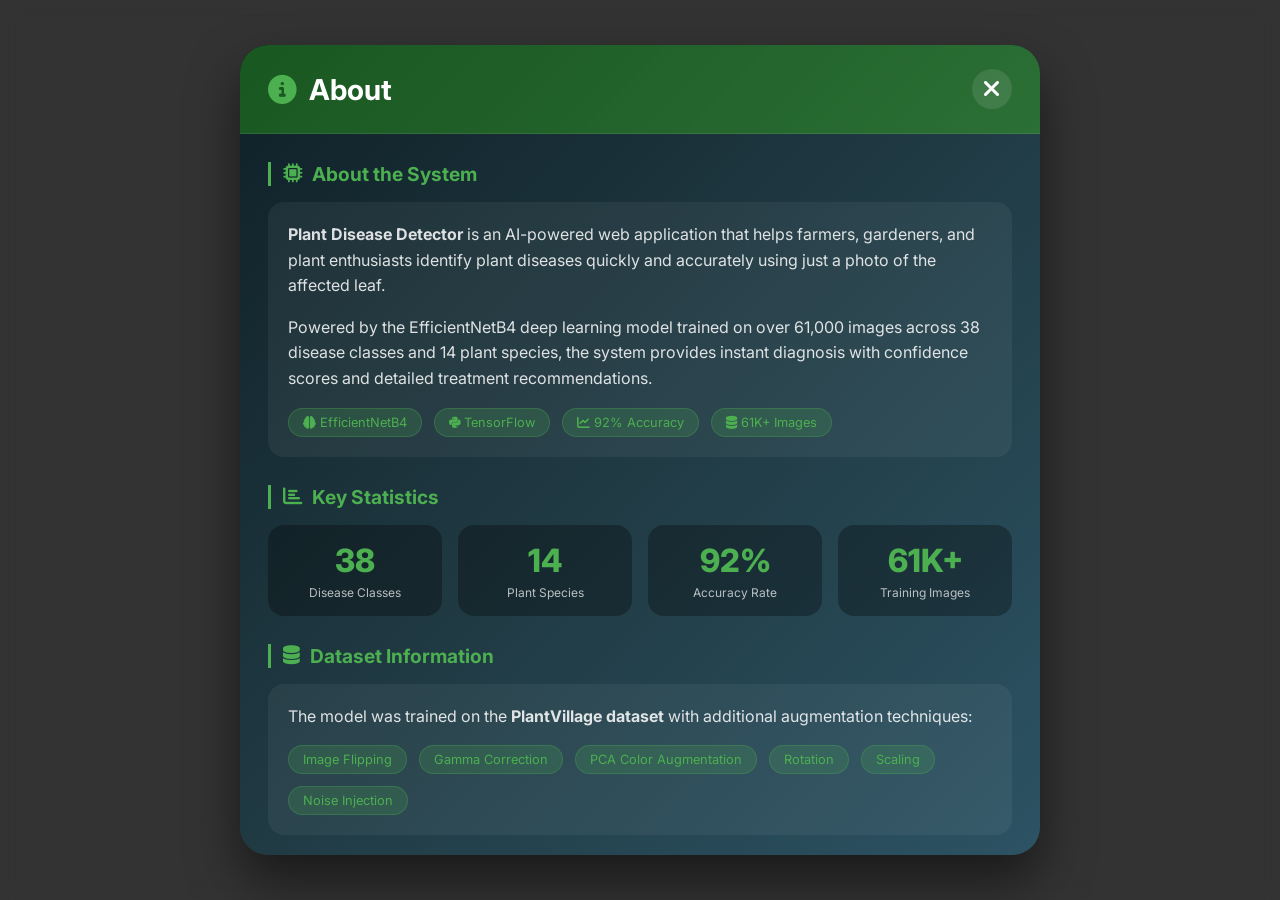
<file: dashboard/about.html>
<!DOCTYPE html>
<html lang="en">
<head>
    <meta charset="UTF-8">
    <meta name="viewport" content="width=device-width, initial-scale=1.0">
    <title>About | Plant Disease Detector</title>
    <link rel="preconnect" href="https://fonts.googleapis.com">
    <link rel="preconnect" href="https://fonts.gstatic.com" crossorigin>
    <link href="https://fonts.googleapis.com/css2?family=Inter:wght@300;400;500;600;700;800&display=swap" rel="stylesheet">
    <link rel="stylesheet" href="https://cdnjs.cloudflare.com/ajax/libs/font-awesome/6.4.0/css/all.min.css">
    <style>
        * {
            margin: 0;
            padding: 0;
            box-sizing: border-box;
        }

        body {
            font-family: 'Inter', sans-serif;
            background: rgba(0, 0, 0, 0.8);
            backdrop-filter: blur(8px);
            display: flex;
            align-items: center;
            justify-content: center;
            min-height: 100vh;
            padding: 20px;
        }

        .modal-container {
            max-width: 800px;
            width: 100%;
            max-height: 90vh;
            overflow-y: auto;
            background: linear-gradient(135deg, #0f2027, #203a43, #2c5364);
            border-radius: 28px;
            box-shadow: 0 25px 50px rgba(0,0,0,0.5);
            animation: fadeInUp 0.4s ease;
        }

        @keyframes fadeInUp {
            from {
                opacity: 0;
                transform: translateY(30px);
            }
            to {
                opacity: 1;
                transform: translateY(0);
            }
        }

        .modal-header {
            background: linear-gradient(135deg, rgba(27,94,32,0.9), rgba(46,125,50,0.8));
            padding: 24px 28px;
            border-radius: 28px 28px 0 0;
            display: flex;
            justify-content: space-between;
            align-items: center;
            border-bottom: 1px solid rgba(255,255,255,0.1);
        }

        .modal-header h2 {
            color: white;
            font-size: 1.8rem;
            font-weight: 700;
            display: flex;
            align-items: center;
            gap: 12px;
        }

        .modal-header h2 i {
            color: #4CAF50;
        }

        .close-btn {
            background: rgba(255,255,255,0.1);
            border: none;
            color: white;
            font-size: 1.5rem;
            cursor: pointer;
            width: 40px;
            height: 40px;
            border-radius: 50%;
            transition: all 0.3s ease;
            display: flex;
            align-items: center;
            justify-content: center;
        }

        .close-btn:hover {
            background: rgba(255,255,255,0.2);
            transform: rotate(90deg);
        }

        .modal-body {
            padding: 28px;
        }

        .section {
            margin-bottom: 28px;
        }

        .section-title {
            font-size: 1.2rem;
            font-weight: 700;
            color: #4CAF50;
            margin-bottom: 16px;
            display: flex;
            align-items: center;
            gap: 10px;
            border-left: 3px solid #4CAF50;
            padding-left: 12px;
        }

        .about-content {
            background: rgba(255,255,255,0.05);
            border-radius: 16px;
            padding: 20px;
            margin-bottom: 20px;
        }

        .about-content p {
            color: rgba(255,255,255,0.85);
            line-height: 1.6;
            margin-bottom: 16px;
        }

        .tech-stack {
            display: flex;
            flex-wrap: wrap;
            gap: 12px;
            margin-top: 16px;
        }

        .tech-badge {
            background: rgba(76,175,80,0.2);
            border: 1px solid rgba(76,175,80,0.3);
            padding: 6px 14px;
            border-radius: 50px;
            font-size: 0.8rem;
            color: #4CAF50;
        }

        .stats-grid {
            display: grid;
            grid-template-columns: repeat(4, 1fr);
            gap: 16px;
            margin-top: 16px;
        }

        .stat-box {
            background: rgba(0,0,0,0.3);
            border-radius: 16px;
            padding: 16px;
            text-align: center;
            transition: all 0.3s ease;
        }

        .stat-box:hover {
            transform: translateY(-3px);
            background: rgba(0,0,0,0.4);
        }

        .stat-number {
            font-size: 2rem;
            font-weight: 800;
            color: #4CAF50;
        }

        .stat-label {
            font-size: 0.75rem;
            color: rgba(255,255,255,0.7);
            margin-top: 5px;
        }

        .credits-list {
            display: flex;
            flex-direction: column;
            gap: 12px;
        }

        .credit-item {
            display: flex;
            align-items: center;
            gap: 12px;
            padding: 12px;
            background: rgba(255,255,255,0.05);
            border-radius: 12px;
            transition: all 0.3s ease;
        }

        .credit-item:hover {
            background: rgba(255,255,255,0.08);
        }

        .credit-item i {
            font-size: 1.3rem;
            color: #4CAF50;
            width: 40px;
        }

        .credit-item .credit-text h4 {
            font-size: 0.95rem;
            margin-bottom: 4px;
            color: white;
        }

        .credit-item .credit-text p {
            font-size: 0.8rem;
            color: rgba(255,255,255,0.6);
        }

        .btn-close {
            width: 100%;
            padding: 12px;
            background: linear-gradient(135deg, #2E7D32, #4CAF50);
            color: white;
            border: none;
            border-radius: 12px;
            font-size: 1rem;
            font-weight: 600;
            cursor: pointer;
            transition: all 0.3s ease;
            margin-top: 20px;
        }

        .btn-close:hover {
            transform: translateY(-2px);
            box-shadow: 0 5px 15px rgba(46,125,50,0.4);
        }

        .modal-container::-webkit-scrollbar {
            width: 6px;
        }

        .modal-container::-webkit-scrollbar-track {
            background: rgba(255,255,255,0.05);
            border-radius: 10px;
        }

        .modal-container::-webkit-scrollbar-thumb {
            background: rgba(76,175,80,0.5);
            border-radius: 10px;
        }

        @media (max-width: 600px) {
            .stats-grid {
                grid-template-columns: repeat(2, 1fr);
            }
            .modal-header h2 {
                font-size: 1.3rem;
            }
            .modal-body {
                padding: 20px;
            }
        }
    </style>
</head>
<body>
    <div class="modal-container">
        <div class="modal-header">
            <h2><i class="fas fa-info-circle"></i> About</h2>
            <button class="close-btn" onclick="window.close()"><i class="fas fa-times"></i></button>
        </div>
        <div class="modal-body">
            <div class="section">
                <div class="section-title"><i class="fas fa-microchip"></i> About the System</div>
                <div class="about-content">
                    <p><strong>Plant Disease Detector</strong> is an AI-powered web application that helps farmers, gardeners, and plant enthusiasts identify plant diseases quickly and accurately using just a photo of the affected leaf.</p>
                    <p>Powered by the EfficientNetB4 deep learning model trained on over 61,000 images across 38 disease classes and 14 plant species, the system provides instant diagnosis with confidence scores and detailed treatment recommendations.</p>
                    <div class="tech-stack">
                        <span class="tech-badge"><i class="fas fa-brain"></i> EfficientNetB4</span>
                        <span class="tech-badge"><i class="fab fa-python"></i> TensorFlow</span>
                        <span class="tech-badge"><i class="fas fa-chart-line"></i> 92% Accuracy</span>
                        <span class="tech-badge"><i class="fas fa-database"></i> 61K+ Images</span>
                    </div>
                </div>
            </div>

            <div class="section">
                <div class="section-title"><i class="fas fa-chart-bar"></i> Key Statistics</div>
                <div class="stats-grid">
                    <div class="stat-box"><div class="stat-number">38</div><div class="stat-label">Disease Classes</div></div>
                    <div class="stat-box"><div class="stat-number">14</div><div class="stat-label">Plant Species</div></div>
                    <div class="stat-box"><div class="stat-number">92%</div><div class="stat-label">Accuracy Rate</div></div>
                    <div class="stat-box"><div class="stat-number">61K+</div><div class="stat-label">Training Images</div></div>
                </div>
            </div>

            <div class="section">
                <div class="section-title"><i class="fas fa-database"></i> Dataset Information</div>
                <div class="about-content">
                    <p>The model was trained on the <strong>PlantVillage dataset</strong> with additional augmentation techniques:</p>
                    <div class="tech-stack" style="margin-top: 12px;">
                        <span class="tech-badge"> Image Flipping</span>
                        <span class="tech-badge"> Gamma Correction</span>
                        <span class="tech-badge"> PCA Color Augmentation</span>
                        <span class="tech-badge"> Rotation</span>
                        <span class="tech-badge"> Scaling</span>
                        <span class="tech-badge"> Noise Injection</span>
                    </div>
                </div>
            </div>

            <div class="section">
                <div class="section-title"><i class="fas fa-users"></i> Credits</div>
                <div class="credits-list">
                    <div class="credit-item">
                        <i class="fas fa-brain"></i>
                        <div class="credit-text">
                            <h4>AI Model</h4>
                            <p>EfficientNetB4 architecture pre-trained on ImageNet</p>
                        </div>
                    </div>
                    <div class="credit-item">
                        <i class="fas fa-database"></i>
                        <div class="credit-text">
                            <h4>Dataset</h4>
                            <p>PlantVillage Dataset from Mendeley Data</p>
                        </div>
                    </div>
                    <div class="credit-item">
                        <i class="fas fa-microscope"></i>
                        <div class="credit-text">
                            <h4>Treatment Database</h4>
                            <p>Compiled from agricultural research and plant pathology sources</p>
                        </div>
                    </div>
                </div>
            </div>

            <div class="about-content" style="text-align: center;">
                <p><i class="fas fa-code-branch"></i> Version 1.0 | <i class="far fa-calendar-alt"></i> 2026</p>
                <p style="font-size: 0.75rem; margin-top: 8px;">© Plant Disease Detector | AI for Agriculture</p>
            </div>

            <button class="btn-close" onclick="window.close()"><i class="fas fa-check-circle"></i> Close</button>
        </div>
    </div>

    <script>
        // Close on Escape key
        document.addEventListener('keydown', function(e) {
            if (e.key === 'Escape') {
                window.close();
            }
        });
        
        // Close when clicking outside the modal
        document.body.addEventListener('click', function(e) {
            if (e.target === document.body) {
                window.close();
            }
        });
    </script>
</body>
</html>
</file>
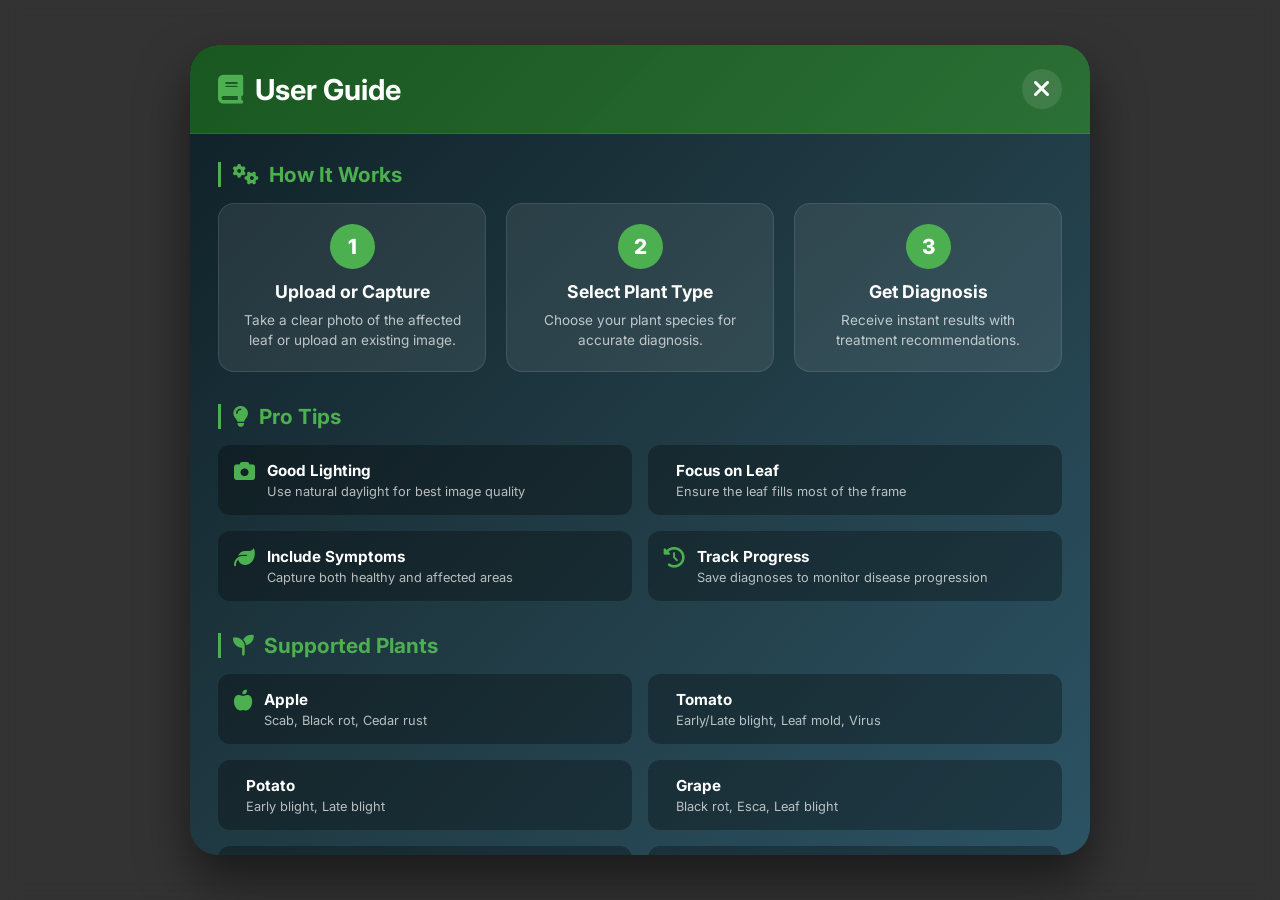
<file: dashboard/guide.html>
<!DOCTYPE html>
<html lang="en">
<head>
    <meta charset="UTF-8">
    <meta name="viewport" content="width=device-width, initial-scale=1.0">
    <title>User Guide | Plant Disease Detector</title>
    <link rel="preconnect" href="https://fonts.googleapis.com">
    <link rel="preconnect" href="https://fonts.gstatic.com" crossorigin>
    <link href="https://fonts.googleapis.com/css2?family=Inter:wght@300;400;500;600;700;800&display=swap" rel="stylesheet">
    <link rel="stylesheet" href="https://cdnjs.cloudflare.com/ajax/libs/font-awesome/6.4.0/css/all.min.css">
    <style>
        * {
            margin: 0;
            padding: 0;
            box-sizing: border-box;
        }

        body {
            font-family: 'Inter', sans-serif;
            background: rgba(0, 0, 0, 0.8);
            backdrop-filter: blur(8px);
            display: flex;
            align-items: center;
            justify-content: center;
            min-height: 100vh;
            padding: 20px;
        }

        .modal-container {
            max-width: 900px;
            width: 100%;
            max-height: 90vh;
            overflow-y: auto;
            background: linear-gradient(135deg, #0f2027, #203a43, #2c5364);
            border-radius: 28px;
            box-shadow: 0 25px 50px rgba(0,0,0,0.5);
            animation: fadeInUp 0.4s ease;
        }

        @keyframes fadeInUp {
            from {
                opacity: 0;
                transform: translateY(30px);
            }
            to {
                opacity: 1;
                transform: translateY(0);
            }
        }

        .modal-header {
            background: linear-gradient(135deg, rgba(27,94,32,0.9), rgba(46,125,50,0.8));
            padding: 24px 28px;
            border-radius: 28px 28px 0 0;
            display: flex;
            justify-content: space-between;
            align-items: center;
            border-bottom: 1px solid rgba(255,255,255,0.1);
        }

        .modal-header h2 {
            color: white;
            font-size: 1.8rem;
            font-weight: 700;
            display: flex;
            align-items: center;
            gap: 12px;
        }

        .modal-header h2 i {
            color: #4CAF50;
        }

        .close-btn {
            background: rgba(255,255,255,0.1);
            border: none;
            color: white;
            font-size: 1.5rem;
            cursor: pointer;
            width: 40px;
            height: 40px;
            border-radius: 50%;
            transition: all 0.3s ease;
            display: flex;
            align-items: center;
            justify-content: center;
        }

        .close-btn:hover {
            background: rgba(255,255,255,0.2);
            transform: rotate(90deg);
        }

        .modal-body {
            padding: 28px;
        }

        .section {
            margin-bottom: 32px;
        }

        .section-title {
            font-size: 1.3rem;
            font-weight: 700;
            color: #4CAF50;
            margin-bottom: 16px;
            display: flex;
            align-items: center;
            gap: 10px;
            border-left: 3px solid #4CAF50;
            padding-left: 12px;
        }

        .steps-grid {
            display: grid;
            grid-template-columns: repeat(3, 1fr);
            gap: 20px;
            margin-top: 16px;
        }

        .step-card {
            background: rgba(255,255,255,0.08);
            border-radius: 16px;
            padding: 20px;
            text-align: center;
            transition: all 0.3s ease;
            border: 1px solid rgba(255,255,255,0.1);
        }

        .step-card:hover {
            transform: translateY(-5px);
            background: rgba(255,255,255,0.12);
            border-color: rgba(76,175,80,0.3);
        }

        .step-number {
            width: 45px;
            height: 45px;
            background: #4CAF50;
            color: white;
            border-radius: 50%;
            display: flex;
            align-items: center;
            justify-content: center;
            font-size: 1.3rem;
            font-weight: 800;
            margin: 0 auto 12px;
        }

        .step-card h3 {
            font-size: 1.1rem;
            margin-bottom: 8px;
            color: white;
        }

        .step-card p {
            color: rgba(255,255,255,0.7);
            font-size: 0.85rem;
            line-height: 1.5;
        }

        .tips-grid {
            display: grid;
            grid-template-columns: repeat(2, 1fr);
            gap: 16px;
        }

        .tip-item {
            background: rgba(0,0,0,0.3);
            border-radius: 12px;
            padding: 16px;
            display: flex;
            gap: 12px;
            transition: all 0.3s ease;
        }

        .tip-item:hover {
            background: rgba(0,0,0,0.4);
            transform: translateX(5px);
        }

        .tip-item i {
            font-size: 1.3rem;
            color: #4CAF50;
        }

        .tip-item .tip-text h4 {
            font-size: 0.95rem;
            margin-bottom: 4px;
            color: white;
        }

        .tip-item .tip-text p {
            font-size: 0.8rem;
            color: rgba(255,255,255,0.7);
        }

        .faq-item {
            margin-bottom: 16px;
            border-bottom: 1px solid rgba(255,255,255,0.08);
            padding-bottom: 12px;
        }

        .faq-question {
            font-weight: 600;
            margin-bottom: 6px;
            display: flex;
            align-items: center;
            gap: 8px;
            color: white;
        }

        .faq-question i {
            color: #4CAF50;
            font-size: 0.8rem;
        }

        .faq-answer {
            color: rgba(255,255,255,0.7);
            font-size: 0.85rem;
            line-height: 1.5;
            padding-left: 24px;
        }

        .btn-close {
            width: 100%;
            padding: 12px;
            background: linear-gradient(135deg, #2E7D32, #4CAF50);
            color: white;
            border: none;
            border-radius: 12px;
            font-size: 1rem;
            font-weight: 600;
            cursor: pointer;
            transition: all 0.3s ease;
            margin-top: 20px;
        }

        .btn-close:hover {
            transform: translateY(-2px);
            box-shadow: 0 5px 15px rgba(46,125,50,0.4);
        }

        .modal-container::-webkit-scrollbar {
            width: 6px;
        }

        .modal-container::-webkit-scrollbar-track {
            background: rgba(255,255,255,0.05);
            border-radius: 10px;
        }

        .modal-container::-webkit-scrollbar-thumb {
            background: rgba(76,175,80,0.5);
            border-radius: 10px;
        }

        @media (max-width: 700px) {
            .steps-grid, .tips-grid {
                grid-template-columns: 1fr;
            }
            .modal-header h2 {
                font-size: 1.3rem;
            }
            .modal-body {
                padding: 20px;
            }
        }
    </style>
</head>
<body>
    <div class="modal-container">
        <div class="modal-header">
            <h2><i class="fas fa-book"></i> User Guide</h2>
            <button class="close-btn" onclick="window.close()"><i class="fas fa-times"></i></button>
        </div>
        <div class="modal-body">
            <div class="section">
                <div class="section-title"><i class="fas fa-cogs"></i> How It Works</div>
                <div class="steps-grid">
                    <div class="step-card">
                        <div class="step-number">1</div>
                        <h3>Upload or Capture</h3>
                        <p>Take a clear photo of the affected leaf or upload an existing image.</p>
                    </div>
                    <div class="step-card">
                        <div class="step-number">2</div>
                        <h3>Select Plant Type</h3>
                        <p>Choose your plant species for accurate diagnosis.</p>
                    </div>
                    <div class="step-card">
                        <div class="step-number">3</div>
                        <h3>Get Diagnosis</h3>
                        <p>Receive instant results with treatment recommendations.</p>
                    </div>
                </div>
            </div>

            <div class="section">
                <div class="section-title"><i class="fas fa-lightbulb"></i> Pro Tips</div>
                <div class="tips-grid">
                    <div class="tip-item">
                        <i class="fas fa-camera"></i>
                        <div class="tip-text">
                            <h4>Good Lighting</h4>
                            <p>Use natural daylight for best image quality</p>
                        </div>
                    </div>
                    <div class="tip-item">
                        <i class="fas fa-focus"></i>
                        <div class="tip-text">
                            <h4>Focus on Leaf</h4>
                            <p>Ensure the leaf fills most of the frame</p>
                        </div>
                    </div>
                    <div class="tip-item">
                        <i class="fas fa-leaf"></i>
                        <div class="tip-text">
                            <h4>Include Symptoms</h4>
                            <p>Capture both healthy and affected areas</p>
                        </div>
                    </div>
                    <div class="tip-item">
                        <i class="fas fa-history"></i>
                        <div class="tip-text">
                            <h4>Track Progress</h4>
                            <p>Save diagnoses to monitor disease progression</p>
                        </div>
                    </div>
                </div>
            </div>

            <div class="section">
                <div class="section-title"><i class="fas fa-seedling"></i> Supported Plants</div>
                <div class="tips-grid" style="grid-template-columns: repeat(2,1fr);">
                    <div class="tip-item"><i class="fas fa-apple-alt"></i><div class="tip-text"><h4>Apple</h4><p>Scab, Black rot, Cedar rust</p></div></div>
                    <div class="tip-item"><i class="fas fa-tomato"></i><div class="tip-text"><h4>Tomato</h4><p>Early/Late blight, Leaf mold, Virus</p></div></div>
                    <div class="tip-item"><i class="fas fa-potato"></i><div class="tip-text"><h4>Potato</h4><p>Early blight, Late blight</p></div></div>
                    <div class="tip-item"><i class="fas fa-wine-grape"></i><div class="tip-text"><h4>Grape</h4><p>Black rot, Esca, Leaf blight</p></div></div>
                    <div class="tip-item"><i class="fas fa-corn"></i><div class="tip-text"><h4>Corn</h4><p>Leaf spot, Rust, Northern blight</p></div></div>
                    <div class="tip-item"><i class="fas fa-pepper-hot"></i><div class="tip-text"><h4>Pepper</h4><p>Bacterial spot</p></div></div>
                </div>
            </div>

            <div class="section">
                <div class="section-title"><i class="fas fa-question-circle"></i> Quick FAQ</div>
                <div class="faq-item">
                    <div class="faq-question"><i class="fas fa-chevron-right"></i> How accurate is the diagnosis?</div>
                    <div class="faq-answer">The AI model achieves ~92% accuracy. For critical decisions, consult a plant pathologist.</div>
                </div>
                <div class="faq-item">
                    <div class="faq-question"><i class="fas fa-chevron-right"></i> What image formats work?</div>
                    <div class="faq-answer">JPG, JPEG, PNG, and WEBP formats are supported.</div>
                </div>
                <div class="faq-item">
                    <div class="faq-question"><i class="fas fa-chevron-right"></i> Is my data stored?</div>
                    <div class="faq-answer">Diagnosis history is stored locally in your browser only.</div>
                </div>
            </div>

            <button class="btn-close" onclick="window.close()"><i class="fas fa-check-circle"></i> Got it!</button>
        </div>
    </div>

    <script>
        // Close on Escape key
        document.addEventListener('keydown', function(e) {
            if (e.key === 'Escape') {
                window.close();
            }
        });
        
        // Close when clicking outside the modal
        document.body.addEventListener('click', function(e) {
            if (e.target === document.body) {
                window.close();
            }
        });
    </script>
</body>
</html>
</file>
